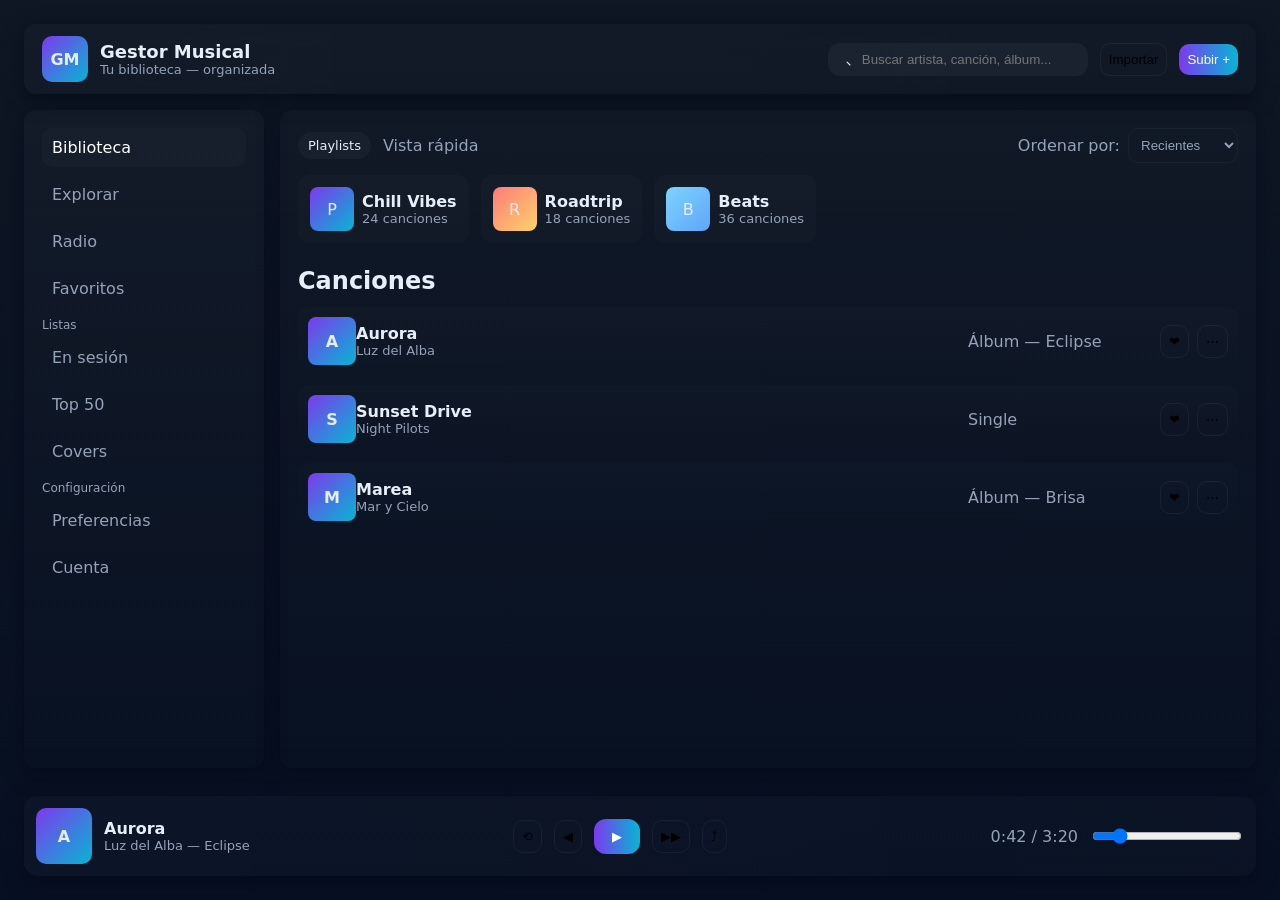
<file: index.html>
<!doctype html>
<html lang="es">
<head>
  <meta charset="utf-8" />
  <meta name="viewport" content="width=device-width, initial-scale=1" />
  <title>Gestor Musical — Interfaz</title>
  <style>
    /* Variables de tema */
    :root{
      --bg:#0f1724; /* azul oscuro */
      --surface:#0b1220;
      --muted:#94a3b8;
      --accent:#7c3aed; /* púrpura */
      --accent-2:#06b6d4; /* teal */
      --card:#0f1a2b;
      --glass: rgba(255,255,255,0.04);
      --radius:14px;
      --gap:16px;
      --shadow: 0 6px 20px rgba(2,6,23,0.6);
      font-family: Inter, ui-sans-serif, system-ui, -apple-system, "Segoe UI", Roboto, 'Helvetica Neue', Arial;
    }

    /* Reset ligero */
    *{box-sizing:border-box}
    html,body{height:100%;margin:0;background:linear-gradient(180deg,var(--bg),#071022);color:#e6eef8}

    .app{
      display:grid;
      grid-template-columns: 240px 1fr;
      grid-template-rows: auto 1fr auto;
      gap:var(--gap);
      min-height:100vh;
      padding:24px;
    }

    /* Header */
    header{
      grid-column:1/-1;
      display:flex;align-items:center;justify-content:space-between;gap:12px;
      padding:12px 18px;border-radius:12px;background:linear-gradient(90deg, rgba(255,255,255,0.02), rgba(255,255,255,0.01));backdrop-filter: blur(6px);
      box-shadow: var(--shadow);
    }
    .logo{display:flex;align-items:center;gap:12px}
    .logo .icon{width:46px;height:46px;border-radius:10px;background:linear-gradient(135deg,var(--accent),var(--accent-2));display:flex;align-items:center;justify-content:center;font-weight:700}
    h1{font-size:18px;margin:0}
    .header-actions{display:flex;gap:12px;align-items:center}
    .search{display:flex;align-items:center;background:var(--glass);padding:8px;border-radius:12px;gap:8px}
    .search input{background:transparent;border:none;outline:none;color:var(--muted);min-width:220px}

    /* Sidebar */
    nav.sidebar{background:linear-gradient(180deg, rgba(255,255,255,0.02), transparent);padding:18px;border-radius:12px;box-shadow: var(--shadow)}
    .menu{display:flex;flex-direction:column;gap:8px}
    .menu a{display:flex;align-items:center;gap:10px;padding:10px;border-radius:10px;color:var(--muted);text-decoration:none}
    .menu a.active{background:rgba(255,255,255,0.02);color:#fff}
    .section-title{font-size:12px;color:var(--muted);margin:10px 0 6px}

    /* Main */
    main{padding:18px;border-radius:12px;background:linear-gradient(180deg, rgba(255,255,255,0.01), transparent);box-shadow: var(--shadow);}
    .top-row{display:flex;align-items:center;justify-content:space-between;gap:12px}
    .playlists{display:flex;gap:12px;overflow:auto;padding-bottom:6px}
    .pl-card{min-width:160px;padding:12px;border-radius:12px;background:linear-gradient(180deg, rgba(255,255,255,0.02), rgba(255,255,255,0.01));display:flex;flex-direction:column;gap:8px}
    .pl-card .title{font-weight:600}
    .content{margin-top:18px}

    /* Track list */
    .track-list{display:grid;grid-template-columns: 1fr;gap:10px}
    .track{display:grid;grid-template-columns: 48px 1fr 140px 120px;align-items:center;padding:10px;border-radius:10px;background:linear-gradient(180deg, rgba(255,255,255,0.01), transparent)}
    .track .art{width:48px;height:48px;border-radius:8px;background:linear-gradient(135deg,var(--accent),var(--accent-2));display:flex;align-items:center;justify-content:center;font-weight:700}
    .track .meta{display:flex;flex-direction:column}
    .track .meta .title{font-weight:600}
    .track .meta .artist{font-size:13px;color:var(--muted)}
    .track .actions{display:flex;gap:8px;justify-content:flex-end}

    /* Now playing footer */
    footer.player{grid-column:1/-1;position:sticky;bottom:24px;margin-top:12px;padding:12px;border-radius:14px;background:linear-gradient(90deg, rgba(255,255,255,0.02), rgba(255,255,255,0.01));display:flex;align-items:center;justify-content:space-between;gap:12px;box-shadow: var(--shadow)}
    .now{display:flex;gap:12px;align-items:center}
    .controls{display:flex;gap:12px;align-items:center}
    .btn{background:transparent;border:1px solid rgba(255,255,255,0.05);padding:8px;border-radius:10px;cursor:pointer}

    /* Responsive */
    @media (max-width:900px){
      .app{grid-template-columns: 1fr;grid-template-rows:auto 1fr auto;padding:16px}
      nav.sidebar{order:2}
      main{order:1}
    }

    /* Small helpers */
    .muted{color:var(--muted)}
    .pill{background:rgba(255,255,255,0.03);padding:6px 10px;border-radius:999px;font-size:13px}
    .btn.primary{background:linear-gradient(90deg,var(--accent),var(--accent-2));border:none;color:white}

  </style>
</head>
<body>
  <div class="app">
    <header>
      <div class="logo">
        <div class="icon">GM</div>
        <div>
          <h1>Gestor Musical</h1>
          <div class="muted" style="font-size:13px">Tu biblioteca — organizada</div>
        </div>
      </div>

      <div class="header-actions">
        <div class="search">
          <svg width="16" height="16" viewBox="0 0 24 24" fill="none" aria-hidden><path d="M21 21l-4.35-4.35" stroke="currentColor" stroke-width="1.6" stroke-linecap="round" stroke-linejoin="round"/></svg>
          <input placeholder="Buscar artista, canción, álbum..." aria-label="buscar" />
        </div>
        <button class="btn">Importar</button>
        <button class="btn primary">Subir +</button>
      </div>
    </header>

    <nav class="sidebar">
      <div class="menu">
        <a href="#" class="active">Biblioteca</a>
        <a href="#">Explorar</a>
        <a href="#">Radio</a>
        <a href="#">Favoritos</a>
      </div>

      <div class="section-title">Listas</div>
      <div class="menu">
        <a href="#">En sesión</a>
        <a href="#">Top 50</a>
        <a href="#">Covers</a>
      </div>

      <div class="section-title">Configuración</div>
      <div class="menu">
        <a href="#">Preferencias</a>
        <a href="#">Cuenta</a>
      </div>
    </nav>

    <main>
      <div class="top-row">
        <div style="display:flex;gap:12px;align-items:center;">
          <div class="pill">Playlists</div>
          <div class="muted">Vista rápida</div>
        </div>
        <div style="display:flex;gap:8px;align-items:center">
          <div class="muted">Ordenar por:</div>
          <select style="background:transparent;border-radius:10px;padding:8px;border:1px solid rgba(255,255,255,0.04);color:var(--muted)">
            <option>Recientes</option>
            <option>Artista</option>
            <option>Álbum</option>
            <option>Popularidad</option>
          </select>
        </div>
      </div>

      <div class="playlists" style="margin-top:12px">
        <div class="pl-card">
          <div style="display:flex;align-items:center;gap:8px">
            <div style="width:44px;height:44px;border-radius:8px;background:linear-gradient(135deg,var(--accent),var(--accent-2));display:flex;align-items:center;justify-content:center">P</div>
            <div>
              <div style="font-weight:700">Chill Vibes</div>
              <div class="muted" style="font-size:13px">24 canciones</div>
            </div>
          </div>
        </div>

        <div class="pl-card">
          <div style="display:flex;align-items:center;gap:8px">
            <div style="width:44px;height:44px;border-radius:8px;background:linear-gradient(135deg,#ff7a7a,#ffd36a);display:flex;align-items:center;justify-content:center">R</div>
            <div>
              <div style="font-weight:700">Roadtrip</div>
              <div class="muted" style="font-size:13px">18 canciones</div>
            </div>
          </div>
        </div>

        <div class="pl-card">
          <div style="display:flex;align-items:center;gap:8px">
            <div style="width:44px;height:44px;border-radius:8px;background:linear-gradient(135deg,#7dd3fc,#60a5fa);display:flex;align-items:center;justify-content:center">B</div>
            <div>
              <div style="font-weight:700">Beats</div>
              <div class="muted" style="font-size:13px">36 canciones</div>
            </div>
          </div>
        </div>
      </div>

      <section class="content">
        <h2 style="margin:0 0 12px 0">Canciones</h2>

        <div class="track-list" id="trackList">
          <!-- Ejemplo de 3 pistas -->
          <div class="track">
            <div class="art">A</div>
            <div class="meta">
              <div class="title">Aurora</div>
              <div class="artist muted">Luz del Alba</div>
            </div>
            <div class="muted">Álbum — Eclipse</div>
            <div class="actions">
              <button class="btn">❤</button>
              <button class="btn">⋯</button>
            </div>
          </div>

          <div class="track">
            <div class="art">S</div>
            <div class="meta">
              <div class="title">Sunset Drive</div>
              <div class="artist muted">Night Pilots</div>
            </div>
            <div class="muted">Single</div>
            <div class="actions">
              <button class="btn">❤</button>
              <button class="btn">⋯</button>
            </div>
          </div>

          <div class="track">
            <div class="art">M</div>
            <div class="meta">
              <div class="title">Marea</div>
              <div class="artist muted">Mar y Cielo</div>
            </div>
            <div class="muted">Álbum — Brisa</div>
            <div class="actions">
              <button class="btn">❤</button>
              <button class="btn">⋯</button>
            </div>
          </div>

        </div>
      </section>

    </main>

    <footer class="player">
      <div class="now">
        <div style="width:56px;height:56px;border-radius:10px;background:linear-gradient(135deg,var(--accent),var(--accent-2));display:flex;align-items:center;justify-content:center;font-weight:700">A</div>
        <div>
          <div style="font-weight:700">Aurora</div>
          <div class="muted" style="font-size:13px">Luz del Alba — Eclipse</div>
        </div>
      </div>

      <div class="controls">
        <button class="btn">⟲</button>
        <button class="btn">◀</button>
        <button class="btn primary" style="padding:10px 18px;border-radius:12px">▶</button>
        <button class="btn">▶︎▶︎</button>
        <button class="btn">⤴</button>
      </div>

      <div style="display:flex;align-items:center;gap:12px">
        <div class="muted">0:42 / 3:20</div>
        <input type="range" min="0" max="100" value="15" style="width:150px;" />
      </div>
    </footer>

  </div>

  <script>
    // Pequeñas interacciones demo (solo UI)
    document.querySelectorAll('.track .btn').forEach(btn => {
      btn.addEventListener('click', (e) => {
        const t = e.currentTarget.closest('.track');
        if(!t) return;
        // marcar favorito (visual)
        if(e.currentTarget.textContent.trim() === '❤'){
          e.currentTarget.textContent = '♥';
          e.currentTarget.classList.toggle('primary');
        } else if(e.currentTarget.textContent.trim() === '⋯'){
          alert('Más opciones (editar, mover a lista, eliminar) — implementar según backend.');
        }
      })
    })

    // Simular clic en play
    document.querySelector('.controls .primary')?.addEventListener('click', ()=>{
      alert('Play ▶ — Aquí puedes integrar audio API o WebAudio para reproducir pistas.');
    })

    // Búsqueda básica UI
    const search = document.querySelector('.search input');
    const list = document.getElementById('trackList');
    search?.addEventListener('input', ()=>{
      const q = search.value.toLowerCase();
      Array.from(list.children).forEach(track=>{
        const title = track.querySelector('.title').textContent.toLowerCase();
        const artist = track.querySelector('.artist').textContent.toLowerCase();
        track.style.display = (title.includes(q) || artist.includes(q)) ? 'grid' : 'none';
      })
    })
  </script>
</body>
</html>
</file>
